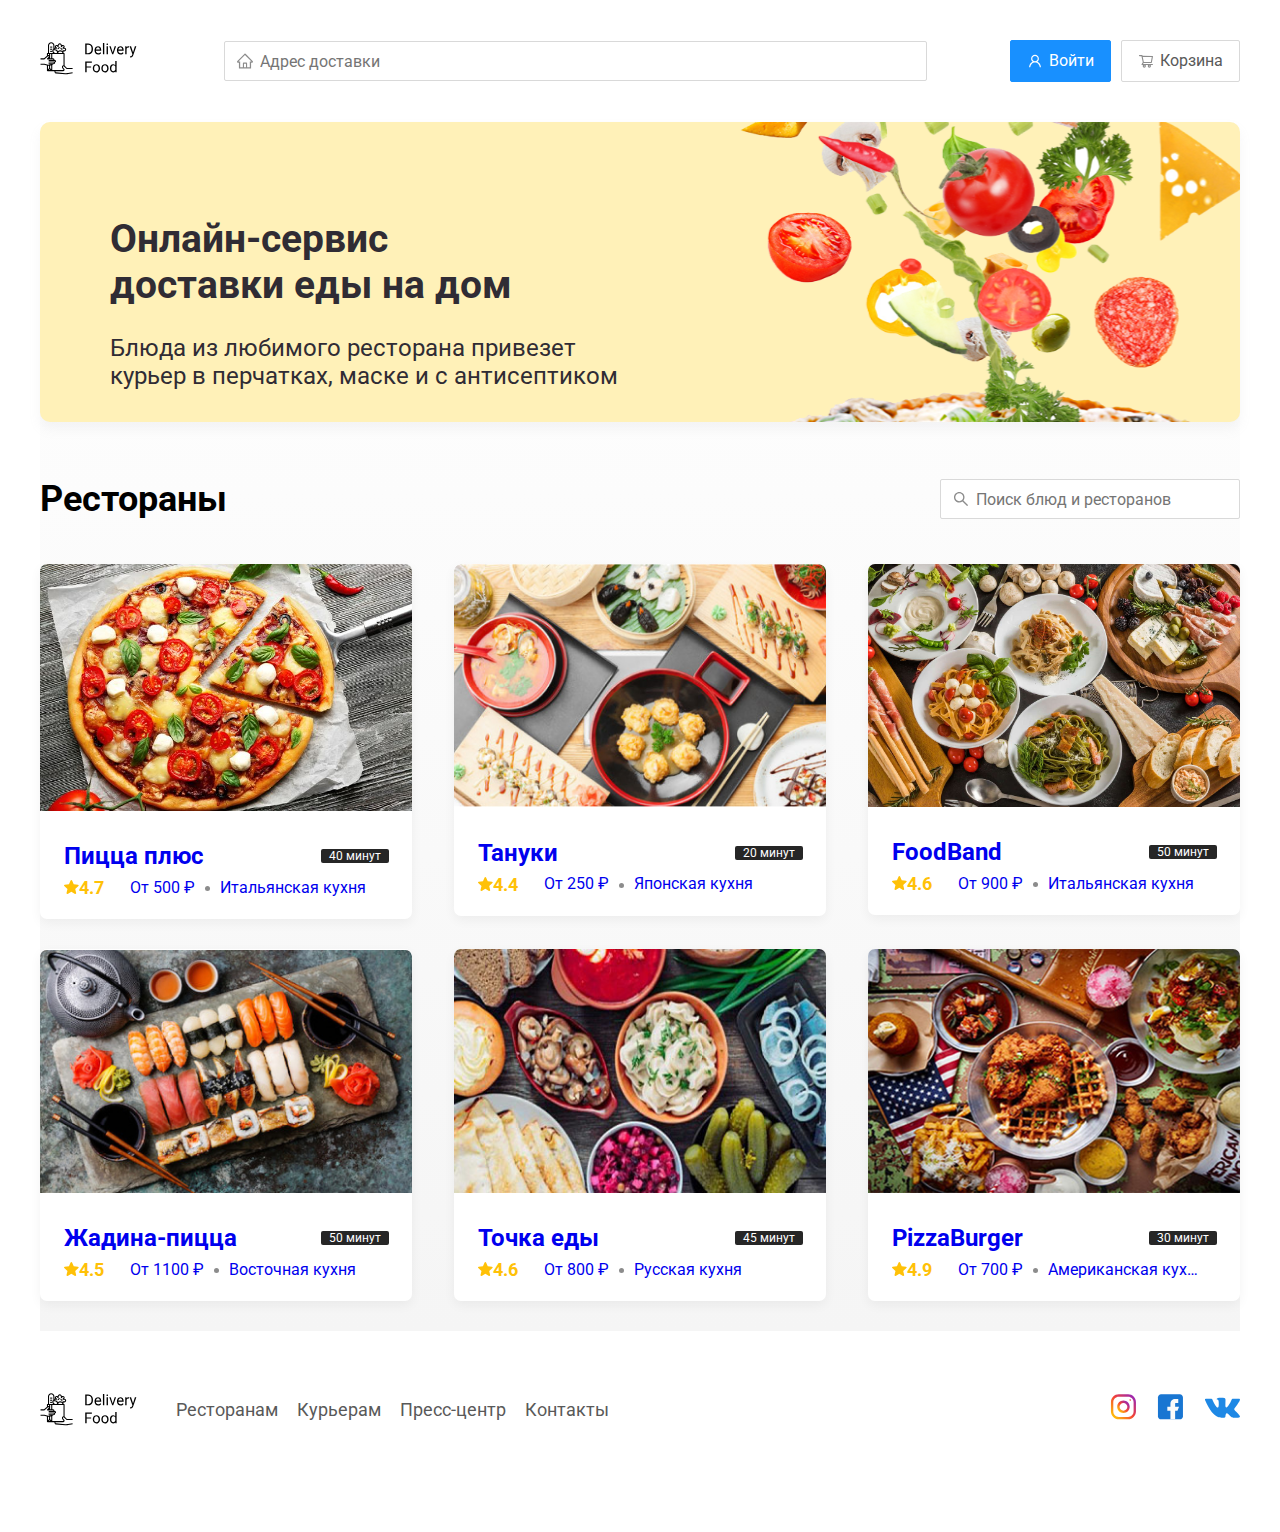
<file: index.html>
<!DOCTYPE html>
<html lang="ru">
  <head>
    <meta charset="UTF-8" />
    <meta name="viewport" content="width=device-width, initial-scale=1.0" />
    <title>Delivery Food - доставка еды на дом</title>
    <link
      rel="stylesheet"
      href="https://fonts.googleapis.com/css2?family=Roboto:wght@300;700;900&display=swap"
    />
    <link rel="stylesheet" href="css/normalize.css" />
    <link rel="stylesheet" href="css/style.css" />
    <link rel="stylesheet" href="css/animate.css">
    <link rel="stylesheet" href="https://cdnjs.cloudflare.com/ajax/libs/animate.css/4.1.1/animate.min.css" />
  </head>
  <body>
    <div class="container">
      <!-- Шапка сайта -->
      <header class="header">
        <!-- Логотип -->
        <a href="index.html" class="logo">
          <img src="img/logo.svg" alt="Logo" />
        </a>
        <!-- Поле адреса -->
        <input
          type="text"
          class="input input-address"
          placeholder="Адрес доставки"
        />
        <!-- Кнопки -->
        <div class="buttons">
          <button class="button button-primary">
            <img src="img/user.svg" alt="user" class="button-icon" />
            <span class="button-text">Войти</span>
          </button>
          <button class="button" id="cart-button">
            <img
              src="img/shopping-cart.svg"
              alt="shopping cart"
              class="button-icon"
            />
            <span class="button-text">Корзина</span>
          </button>
        </div>
      </header>
      <!-- Конец шапки -->
      <!-- /.container -->
      <main class="main">
        <div class="container">
          <section class="promo">
            <h1 class="promo-title">Онлайн-сервис <br />доставки еды на дом</h1>
            <p class="promo-text">
              Блюда из любимого ресторана привезет <br />курьер в перчатках,
              маске и с антисептиком
            </p>
          </section>
          <section class="restaurants">
            <div class="section-heading">
              <h2 class="section-title">Рестораны</h2>
              <input
                type="text"
                class="input input-search"
                placeholder="Поиск блюд и ресторанов"
              />
            </div>

            <div class="cards">
              <a href="restaurant.html" class="card animate__animated animate__fadeInUp">
                <img src="img/image0.jpg" alt="image" class="card-image" />
                <div class="card-text">
                  <div class="card-heading">
                    <h3 class="card-title card-title-reg">Пицца плюс</h3>
                    <span class="card-tag tag">40 минут</span>
                  </div>
                  <!-- /.card-heading -->
                  <div class="card-info">
                    <div class="rating">
                      <img
                        src="img/Star.svg"
                        alt="Star"
                        class="rating-star"
                      />4.7
                    </div>
                    <div class="price">От 500 ₽</div>
                    <div class="category">Итальянская кухня</div>
                  </div>
                  <!-- /.card-info -->
                </div>
                <!-- card-text -->
              </a>
              <!-- card -->

              <a href="restaurant.html" class="card animate__animated animate__fadeInUp">
                <img src="img/image1.jpg" alt="image" class="card-image" />
                <div class="card-text">
                  <div class="card-heading">
                    <h3 class="card-title">Тануки</h3>
                    <span class="card-tag tag">20 минут</span>
                  </div>
                  <!-- /.card-heading -->
                  <div class="card-info">
                    <div class="rating">
                      <img
                        src="img/Star.svg"
                        alt="Star"
                        class="rating-star"
                      />4.4
                    </div>
                    <div class="price">От 250 ₽</div>
                    <div class="category">Японская кухня</div>
                  </div>
                  <!-- /.card-info -->
                </div>
                <!-- card-text -->
              </a>
              <!-- card -->

              <a href="restaurant.html" class="card animate__animated animate__fadeInUp">
                <img src="img/image2.jpg" alt="image" class="card-image" />
                <div class="card-text">
                  <div class="card-heading">
                    <h3 class="card-title">FoodBand</h3>
                    <span class="card-tag tag">50 минут</span>
                  </div>
                  <!-- /.card-heading -->
                  <div class="card-info">
                    <div class="rating">
                      <img
                        src="img/Star.svg"
                        alt="Star"
                        class="rating-star"
                      />4.6
                    </div>
                    <div class="price">От 900 ₽</div>
                    <div class="category">Итальянская кухня</div>
                  </div>
                  <!-- /.card-info -->
                </div>
                <!-- card-text -->
              </a>
              <!-- card -->

              <a href="restaurant.html" class="card animate__animated animate__fadeInUp">
                <img src="img/image3.jpg" alt="image" class="card-image" />
                <div class="card-text">
                  <div class="card-heading">
                    <h3 class="card-title">Жадина-пицца</h3>
                    <span class="card-tag tag">50 минут</span>
                  </div>
                  <!-- /.card-heading -->
                  <div class="card-info">
                    <div class="rating">
                      <img
                        src="img/Star.svg"
                        alt="Star"
                        class="rating-star"
                      />4.5
                    </div>
                    <div class="price">От 1100 ₽</div>
                    <div class="category">Восточная кухня</div>
                  </div>
                  <!-- /.card-info -->
                </div>
                <!-- card-text -->
              </a>
              <!-- card -->

              <a href="restaurant.html" class="card animate__animated animate__fadeInUp">
                <img src="img/image4.jpg" alt="image" class="card-image" />
                <div class="card-text">
                  <div class="card-heading">
                    <h3 class="card-title">Точка еды</h3>
                    <span class="card-tag tag">45 минут</span>
                  </div>
                  <!-- /.card-heading -->
                  <div class="card-info">
                    <div class="rating">
                      <img
                        src="img/Star.svg"
                        alt="Star"
                        class="rating-star"
                      />4.6
                    </div>
                    <div class="price">От 800 ₽</div>
                    <div class="category">Русская кухня</div>
                  </div>
                  <!-- /.card-info -->
                </div>
                <!-- card-text -->
              </a>
              <!-- card -->

              <a href="restaurant.html" class="card animate__animated animate__fadeInUp">
                <img src="img/image5.jpg" alt="image" class="card-image" />
                <div class="card-text">
                  <div class="card-heading">
                    <h3 class="card-title">PizzaBurger</h3>
                    <span class="card-tag tag">30 минут</span>
                  </div>
                  <!-- /.card-heading -->
                  <div class="card-info">
                    <div class="rating">
                      <img
                        src="img/Star.svg"
                        alt="Star"
                        class="rating-star"
                      />4.9
                    </div>
                    <div class="price">От 700 ₽</div>
                    <div class="category">Американская кухня</div>
                  </div>
                  <!-- /.card-info -->
                </div>
                <!-- card-text -->
              </a>
              <!-- card -->
            </div>
            <!-- cards -->
          </section>
        </div>
      </main>
    </div>

    <footer class="footer">
      <div class="container">
        <div class="footer-block">
          <img src="img/logo.svg" alt="logo" class="logo footer-logo" />
          <nav class="footer-nav">
            <a href="#" class="footer-link">Ресторанам</a>
            <a href="#" class="footer-link">Курьерам</a>
            <a href="#" class="footer-link">Пресс-центр</a>
            <a href="#" class="footer-link">Контакты</a>
          </nav>
          <div class="social-links">
            <a href="#" class="social-link"
              ><img src="img/Instagram.svg" alt="Instagram"
            /></a>
            <a href="#" class="social-link"
              ><img src="img/FB.svg" alt="Facebook"
            /></a>
            <a href="#" class="social-link"
              ><img src="img/VK.svg" alt="Vkontakte"
            /></a>
          </div>
        </div>
      </div>
    </footer>

    <div class="modal">
      <div class="modal-dialog">
        <div class="modal-header">
          <h3 class="modal-title">Корзина</h3>
          <button class="close">&times;</button>
        </div>
        <div class="modal-body">
          <div class="food-row">
            <span class="food-name">Ролл угорь стандарт</span>
            <strong class="food-price">250 ₽</strong>
            <div class="food-counter">
              <button class="counter-button">-</button>
              <span class="counter">1</span>
              <button class="counter-button">+</button>
            </div>
          </div>
          <div class="food-row">
            <span class="food-name">Ролл угорь стандарт</span>
            <strong class="food-price">250 ₽</strong>
            <div class="food-counter">
              <button class="counter-button">-</button>
              <span class="counter">1</span>
              <button class="counter-button">+</button>
            </div>
          </div>
          <div class="food-row">
            <span class="food-name">Ролл угорь стандарт</span>
            <strong class="food-price">250 ₽</strong>
            <div class="food-counter">
              <button class="counter-button">-</button>
              <span class="counter">1</span>
              <button class="counter-button">+</button>
            </div>
          </div>
          <div class="food-row">
            <span class="food-name">Ролл угорь стандарт</span>
            <strong class="food-price">250 ₽</strong>
            <div class="food-counter">
              <button class="counter-button">-</button>
              <span class="counter">1</span>
              <button class="counter-button">+</button>
            </div>
          </div>
          <div class="food-row">
            <span class="food-name">Ролл угорь стандарт</span>
            <strong class="food-price">250 ₽</strong>
            <div class="food-counter">
              <button class="counter-button">-</button>
              <span class="counter">1</span>
              <button class="counter-button">+</button>
            </div>
          </div>
          <!-- /.foods-row -->
        </div>
        <div class="modal-footer">
          <span class="modal-pricetag">1250 ₽</span>
          <div class="footer-buttons">
            <button class="button button-primary">Оформить заказ</button>
            <button class="button">Отмена</button>
          </div>
        </div>
        <!-- /.modal-footer -->
      </div>
      <!-- /.modal-dialog -->
    </div>
    <script src="js/main.js"></script>
    <script src="js/wow.min.js"></script>
  </body>
</html>
</file>
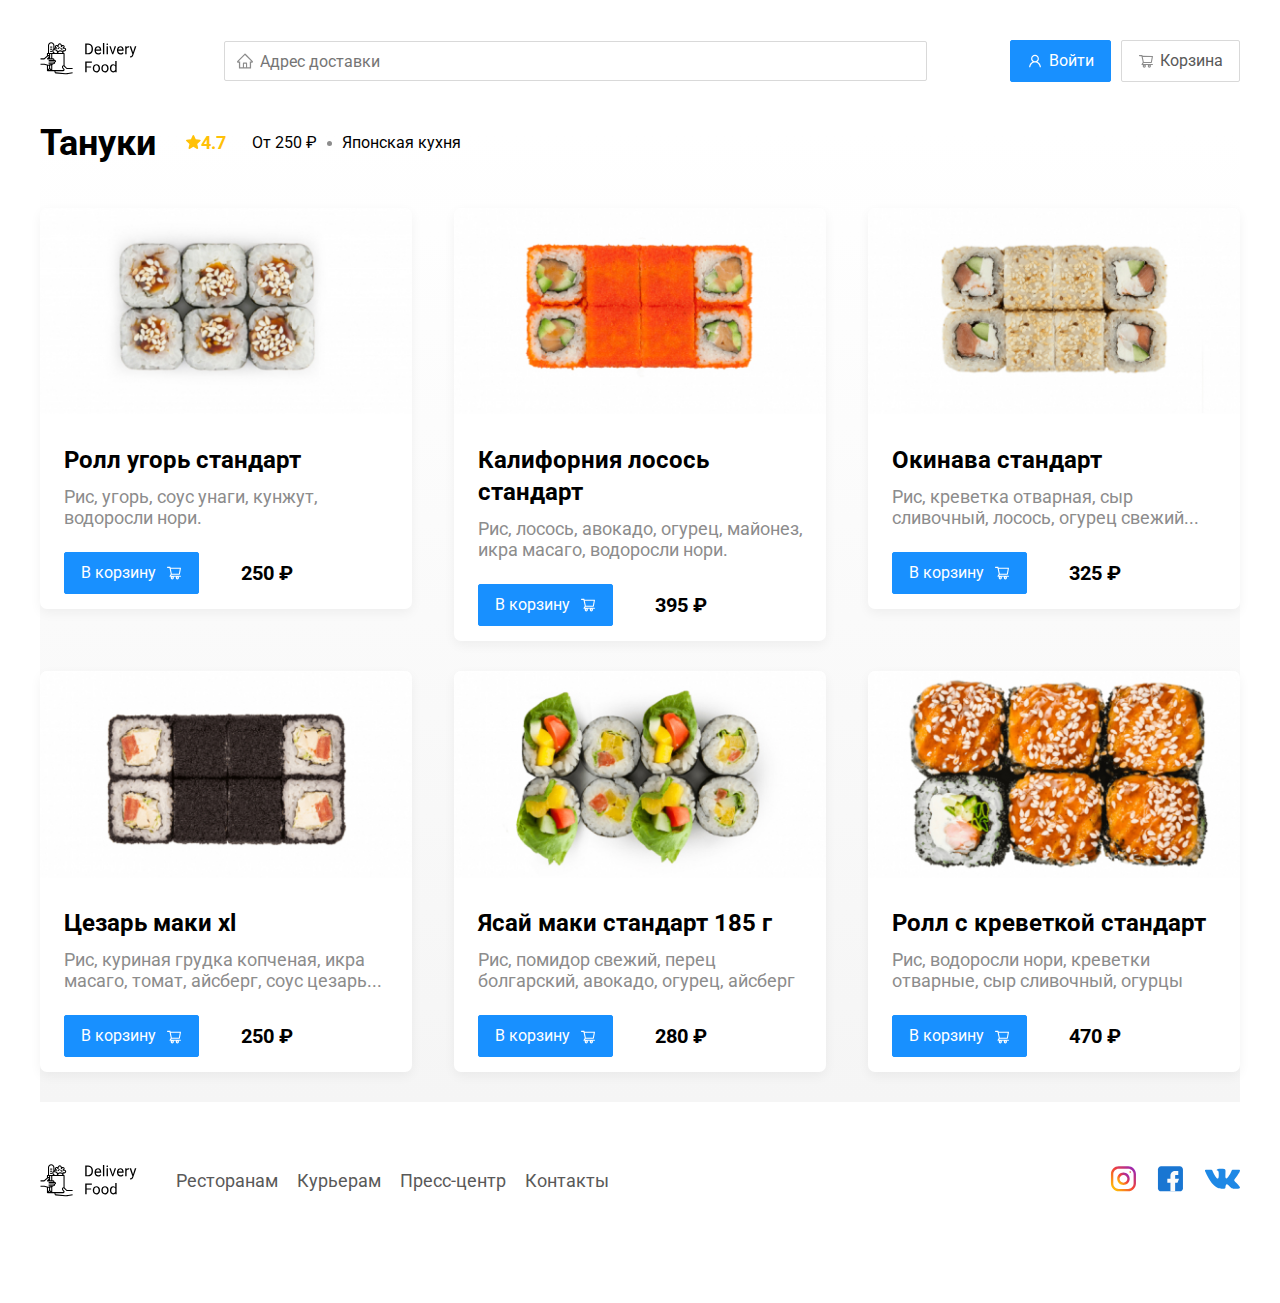
<file: restaurant.html>
<!DOCTYPE html>
<html lang="ru">
  <head>
    <meta charset="UTF-8" />
    <meta name="viewport" content="width=device-width, initial-scale=1.0" />
    <title>Delivery Food - доставка еды на дом</title>
    <link
      rel="stylesheet"
      href="https://fonts.googleapis.com/css2?family=Roboto:wght@300;700;900&display=swap"
    />
    <link rel="stylesheet" href="css/normalize.css" />
    <link rel="stylesheet" href="css/animate.css">
    <link rel="stylesheet" href="css/style.css" />
    <link rel="stylesheet" href="https://cdnjs.cloudflare.com/ajax/libs/animate.css/4.1.1/animate.min.css" />
  </head>
  <body>
    <div class="container">
      <!-- Шапка сайта -->
      <header class="header">
        <!-- Логотип -->
        <a href="index.html" class="logo">
          <img src="img/logo.svg" alt="Logo" />
        </a>
        <!-- Поле адреса -->
        <input
          type="text"
          class="input input-address"
          placeholder="Адрес доставки"
        />
        <!-- Кнопки -->
        <div class="buttons">
          <button class="button button-primary">
            <img src="img/user.svg" alt="user" class="button-icon" />
            <span class="button-text">Войти </span>
          </button>
          <button class="button" id="cart-button">
            <img
              src="img/shopping-cart.svg"
              alt="shopping cart"
              class="button-icon"
            />
            <span class="button-text">Корзина</span>
          </button>
        </div>
      </header>
      <!-- Конец шапки -->
      <!-- /.container -->
      <main class="main">
        <div class="container">
          <section class="restaurants">
            <div class="section-heading">
              <h2 class="section-title">Тануки</h2>
              <div class="card-info">
                <div class="rating">
                  <img src="img/Star.svg" alt="Star" class="rating-star" />4.7
                </div>
                <div class="price">От 250 ₽</div>
                <div class="category">Японская кухня</div>
              </div>
            </div>

            <div class="cards">
              <div class="card animate__animated animate__fadeInUp">
                <img
                  src="img/Tanyki/Roll_ugor_standart.jpg"
                  alt="image"
                  class="card-image"
                />
                <div class="card-text">
                  <div class="card-heading">
                    <h3 class="card-title">Ролл угорь стандарт</h3>
                  </div>
                  <!-- /.card-heading -->
                  <div class="card-info">
                    <div class="ingredients">
                      Рис, угорь, соус унаги, кунжут, водоросли нори.
                    </div>
                  </div>
                  <!-- /.card-info -->
                  <div class="card-buttons">
                    <button class="button button-primary">
                      <span class="button-card-text">В корзину</span>
                      <img
                        src="img/cart.svg"
                        alt="shopping-cart"
                        cladd="card-button-image"
                      />
                    </button>
                    <strong class="card-price-bold">250 ₽</strong>
                  </div>
                </div>
                <!-- card-text -->
              </div>
              <!-- card -->

              <div class="card animate__animated animate__fadeInUp">
                <img
                  src="img/Tanyki/Kalifornia_losos_standart.jpg"
                  alt="image"
                  class="card-image"
                />
                <div class="card-text">
                  <div class="card-heading">
                    <h3 class="card-title">Калифорния лосось стандарт</h3>
                  </div>
                  <!-- /.card-heading -->
                  <div class="card-info">
                    <div class="ingredients">
                      Рис, лосось, авокадо, огурец, майонез, икра масаго,
                      водоросли нори.
                    </div>
                  </div>
                  <!-- /.card-info -->
                  <div class="card-buttons">
                    <button class="button button-primary">
                      <span class="button-card-text">В корзину</span>
                      <img
                        src="img/cart.svg"
                        alt="shopping-cart"
                        cladd="card-button-image"
                      />
                    </button>
                    <strong class="card-price-bold">395 ₽</strong>
                  </div>
                </div>
                <!-- card-text -->
              </div>
              <!-- card -->

              <div class="card animate__animated animate__fadeInUp" data-animate__animated-delay="0.2s">
                <img
                  src="img/Tanyki/okinawa_standart.jpg"
                  alt="image"
                  class="card-image"
                />
                <div class="card-text">
                  <div class="card-heading">
                    <h3 class="card-title">Окинава стандарт</h3>
                  </div>
                  <!-- /.card-heading -->
                  <div class="card-info">
                    <div class="ingredients">
                      Рис, креветка отварная, сыр сливочный, лосось, огурец
                      свежий...
                    </div>
                  </div>
                  <!-- /.card-info -->
                  <div class="card-buttons">
                    <button class="button button-primary">
                      <span class="button-card-text">В корзину</span>
                      <img
                        src="img/cart.svg"
                        alt="shopping-cart"
                        cladd="card-button-image"
                      />
                    </button>
                    <strong class="card-price-bold">325 ₽</strong>
                  </div>
                </div>
                <!-- card-text -->
              </div>
              <!-- card -->

              <div class="card animate__animated animate__fadeInUp" data-animate__animated-delay="0.4s">
                <img
                  src="img/Tanyki/Cesar_maki.jpg"
                  alt="image"
                  class="card-image"
                />
                <div class="card-text">
                  <div class="card-heading">
                    <h3 class="card-title">Цезарь маки хl</h3>
                  </div>
                  <!-- /.card-heading -->
                  <div class="card-info">
                    <div class="ingredients">
                      Рис, куриная грудка копченая, икра масаго, томат, айсберг,
                      соус цезарь...
                    </div>
                  </div>
                  <!-- /.card-info -->
                  <div class="card-buttons">
                    <button class="button button-primary">
                      <span class="button-card-text">В корзину</span>
                      <img
                        src="img/cart.svg"
                        alt="shopping-cart"
                        cladd="card-button-image"
                      />
                    </button>
                    <strong class="card-price-bold">250 ₽</strong>
                  </div>
                </div>
                <!-- card-text -->
              </div>
              <!-- card -->

              <div class="card animate__animated animate__fadeInUp" data-animate__animated-delay="0.6s">
                <img
                  src="img/Tanyki/Iasai_maki.jpg"
                  alt="image"
                  class="card-image"
                />
                <div class="card-text">
                  <div class="card-heading">
                    <h3 class="card-title">Ясай маки стандарт 185 г</h3>
                  </div>
                  <!-- /.card-heading -->
                  <div class="card-info">
                    <div class="ingredients">
                      Рис, помидор свежий, перец болгарский, авокадо, огурец,
                      айсберг
                    </div>
                  </div>
                  <!-- /.card-info -->
                  <div class="card-buttons">
                    <button class="button button-primary">
                      <span class="button-card-text">В корзину</span>
                      <img
                        src="img/cart.svg"
                        alt="shopping-cart"
                        cladd="card-button-image"
                      />
                    </button>
                    <strong class="card-price-bold">280 ₽</strong>
                  </div>
                </div>
                <!-- card-text -->
              </div>
              <!-- card -->

              <div class="card animate__animated animate__fadeInUp">
                <img
                  src="img/Tanyki/roll_krevetka_standart.jpg"
                  alt="image"
                  class="card-image"
                />
                <div class="card-text">
                  <div class="card-heading">
                    <h3 class="card-title">Ролл с креветкой стандарт</h3>
                  </div>
                  <!-- /.card-heading -->
                  <div class="card-info">
                    <div class="ingredients">
                      Рис, водоросли нори, креветки отварные, сыр сливочный,
                      огурцы
                    </div>
                  </div>
                  <!-- /.card-info -->
                  <div class="card-buttons">
                    <button class="button button-primary">
                      <span class="button-card-text">В корзину</span>
                      <img
                        src="img/cart.svg"
                        alt="shopping-cart"
                        cladd="card-button-image"
                      />
                    </button>
                    <strong class="card-price-bold">470 ₽</strong>
                  </div>
                </div>
                <!-- card-text -->
              </div>
              <!-- card -->
            </div>
            <!-- cards -->
          </section>
        </div>
      </main>
    </div>

    <footer class="footer">
      <div class="container">
        <div class="footer-block">
          <img src="img/logo.svg" alt="logo" class="logo footer-logo" />
          <nav class="footer-nav">
            <a href="#" class="footer-link">Ресторанам</a>
            <a href="#" class="footer-link">Курьерам</a>
            <a href="#" class="footer-link">Пресс-центр</a>
            <a href="#" class="footer-link">Контакты</a>
          </nav>
          <div class="social-links">
            <a href="#" class="social-link"
              ><img src="img/Instagram.svg" alt="Instagram"
            /></a>
            <a href="#" class="social-link"
              ><img src="img/FB.svg" alt="Facebook"
            /></a>
            <a href="#" class="social-link"
              ><img src="img/VK.svg" alt="Vkontakte"
            /></a>
          </div>
        </div>
      </div>
    </footer>

    <div class="modal">
      <div class="modal-dialog">
        <div class="modal-header">
          <h3 class="modal-title">Корзина</h3>
          <button class="close">&times;</button>
        </div>
        <div class="modal-body">
          <div class="food-row">
            <span class="food-name">Ролл угорь стандарт</span>
            <strong class="food-price">250 ₽</strong>
            <div class="food-counter">
              <button class="counter-button">-</button>
              <span class="counter">1</span>
              <button class="counter-button">+</button>
            </div>
          </div>
          <div class="food-row">
            <span class="food-name">Ролл угорь стандарт</span>
            <strong class="food-price">250 ₽</strong>
            <div class="food-counter">
              <button class="counter-button">-</button>
              <span class="counter">1</span>
              <button class="counter-button">+</button>
            </div>
          </div>
          <div class="food-row">
            <span class="food-name">Ролл угорь стандарт</span>
            <strong class="food-price">250 ₽</strong>
            <div class="food-counter">
              <button class="counter-button">-</button>
              <span class="counter">1</span>
              <button class="counter-button">+</button>
            </div>
          </div>
          <div class="food-row">
            <span class="food-name">Ролл угорь стандарт</span>
            <strong class="food-price">250 ₽</strong>
            <div class="food-counter">
              <button class="counter-button">-</button>
              <span class="counter">1</span>
              <button class="counter-button">+</button>
            </div>
          </div>
          <div class="food-row">
            <span class="food-name">Ролл угорь стандарт</span>
            <strong class="food-price">250 ₽</strong>
            <div class="food-counter">
              <button class="counter-button">-</button>
              <span class="counter">1</span>
              <button class="counter-button">+</button>
            </div>
          </div>
          <!-- /.foods-row -->
        </div>
        <div class="modal-footer">
          <span class="modal-pricetag">1250 ₽</span>
          <div class="footer-buttons">
            <button class="button button-primary">Оформить заказ</button>
            <button class="button">Отмена</button>
          </div>
        </div>
        <!-- /.modal-footer -->
      </div>
      <!-- /.modal-dialog -->
    </div>

    <script src="js/main.js"></script>
    <script src="js/wow.min.js"></script>
  </body>
</html>
</file>
<file: css/style.css>
* {
  box-sizing: border-box;
}
body {
  font-family: "Roboto", sans-serif;
  padding-bottom: 44px;
}
.container {
  max-width: 1200px;
  margin: auto;
}
.header {
  display: flex;
  align-items: center;
  justify-content: space-between;
  margin-bottom: 40px;
  margin-top: 40px;
}
.input {
  background: #ffffff;
  border: 1px solid #d9d9d9;
  border-radius: 2px;
  line-height: 24px;
  font-size: 16px;
  box-sizing: border-box;
  height: 40px;
  padding-left: 35px;
  background-position: left 11px center;
  background-repeat: no-repeat;
}
.input-address {
  flex: 0.8;
  background-image: url(../img/home.svg);
}
.input-search {
  background-image: url(../img/search.svg);
  width: 300px;
  margin-left: auto;
}
.buttons {
  display: flex;
  align-items: center;
}
.button {
  display: flex;
  align-items: center;
  padding: 8px 16px;
  background: #ffffff;
  border: 1px solid #d9d9d9;
  box-sizing: border-box;
  box-shadow: 0px 0px 2px rgba(0, 0, 0, 0.0015);
  border-radius: 2px;
  color: #595959;
  font-size: 16px;
  line-height: 24px;
}
.button-primary {
  background: #1890ff;
  border: 1px solid #1890ff;
  color: #ffffff;
  margin-right: 10px;
}
.button-icon {
  margin-right: 6px;
  vertical-align: middle;
}
.button-card-text {
  margin-right: 10px;
}
.button-text {
  vertical-align: middle;
}
.promo {
  box-shadow: 0px 7px 12px rgba(158, 158, 163, 0.1);
  background: #fff1b8 url(../img/promo-image.svg) no-repeat top right -200px;
  border-radius: 10px;
  padding: 68px 70px;
  max-height: 300px;
  max-width: 1200px;
  margin-bottom: 56px;
}
.promo-text {
  max-width: 539px;
  font-style: normal;
  font-weight: normal;
  font-size: 24px;
  line-height: 28px;
  color: #302c34;
}
.promo-title {
  font-style: normal;
  font-weight: bold;
  font-size: 39px;
  line-height: 46px;
  color: #302c34;
}
.section-heading {
  display: flex;
  align-items: center;
  margin-bottom: 44px;
}
.section-title {
  font-style: normal;
  font-weight: bold;
  font-size: 36px;
  line-height: 42px;
  color: #000000;
  margin: 0;
  margin-right: 30px;
}
.cards {
  display: flex;
  flex-wrap: wrap;
  align-items: flex-start;
  justify-content: space-between;
}
.card {
  background-color: #ffffff;
  box-shadow: 0px 4px 12px rgba(0, 0, 0, 0.05);
  border-radius: 7px;
  overflow: hidden;
  margin-bottom: 30px;
  flex-basis: 31%;
  text-decoration: none;
}
.card-image {
  object-fit: cover;
  width: 100%;
  height: 100%;
}
.card-text {
  padding-top: 25px;
  padding-bottom: 15px;
  padding-left: 24px;
  padding-right: 23px;
}
.card-heading {
  display: flex;
  align-items: center;
  justify-content: space-between;
}
.card-title {
  margin: 0;
  font-style: normal;
  font-weight: bold;
  font-size: 24px;
  line-height: 32px;
}
.card-title-reg {
  font-style: normal;
}
.card-tag {
  font-style: normal;
  font-weight: normal;
  font-size: 12px;
  line-height: 12px;
  color: #ffffff;
  background-color: #262626;
  border-radius: 2px;
  padding: 1px 8px;
}
.card-info {
  display: flex;
  align-items: center;
  flex-wrap: wrap;
}
.card-buttons {
  display: flex;
  align-items: center;
  margin-top: 24px;
}
.card-price-bold {
  font-style: normal;
  font-weight: bold;
  font-size: 20px;
  line-height: 32px;
  margin-left: 32px;
}
.rating {
  margin-right: 26px;
  color: #ffc107;
  font-style: normal;
  font-weight: bold;
  font-size: 18px;
  line-height: 32px;
}
.price {
  margin-right: 10px;
}
.ingredients {
  font-style: normal;
  font-weight: normal;
  font-size: 18px;
  line-height: 21px;
  color: #8c8c8c;
  margin-top: 10px;
}
.category {
  text-overflow: ellipsis;
  overflow: hidden;
  white-space: nowrap;
  max-width: 150px;
}
.price {
  margin-right: 10px;
}
.price:after {
  content: "";
  width: 5px;
  height: 5px;
  background: #8c8c8c;
  display: inline-block;
  vertical-align: middle;
  border-radius: 50%;
  margin-left: 10px;
}
.main {
  background: linear-gradient(
    180deg,
    rgba(245, 245, 245, 0) 1.04%,
    #f5f5f5 100%
  );
}
.footer-block {
  display: flex;
  align-items: center;
  justify-content: space-between;
}
.footer {
  padding: 60px 0;
}
.footer-nav {
  margin: auto;
  margin-left: 35px;
}
.footer-link {
  display: inline-block;
  color: #595959;
  text-decoration: none;
  font-style: normal;
  font-weight: normal;
  font-size: 18px;
  line-height: 21px;
}
.footer-link:not(:last-child) {
  margin-right: 15px;
}
.social-links {
  display: flex;
  align-items: center;
}
.social-link:not(:last-child) {
  margin-right: 21px;
}
.modal {
  position: fixed;
  left: 0;
  top: 0;
  width: 100%;
  height: 100%;
  background: rgba(0, 0, 0, 0.4);
  display: none;
}
.modal-dialog {
  max-width: 780px;
  width: 95%;
  background: #ffffff;
  border-radius: 5px;
  margin: auto;
  padding: 40px 45px;
}
.modal-body {
  margin-bottom: 52px;
}
.modal-header {
  display: flex;
  align-items: center;
  justify-content: space-between;
  margin-bottom: 45px;
}
.modal-title {
  margin: 0;
  font-style: normal;
  font-weight: bold;
  font-size: 36px;
  line-height: 42px;
}
.close {
  font-size: 36px;
  border: none;
  background-color: transparent;
}
.food-row {
  display: flex;
  align-items: flex-start;
  justify-content: space-between;
  padding-bottom: 8px;
  border-bottom: 1px solid #d9d9d9;
  margin-bottom: 15px;
}
.food-name {
  font-style: normal;
  font-weight: normal;
  font-size: 18px;
  line-height: 32px;
}
.food-price {
  margin-left: auto;
  margin-right: 57px;
  font-weight: bold;
  font-size: 20px;
  line-height: 32px;
}
.food-counter {
  display: flex;
  align-items: center;
}
.counter-button {
  display: flex;
  align-items: center;
  justify-content: center;
  width: 39px;
  height: 32px;
  background: #ffffff;
  border: 1px solid #40a9ff;
  box-sizing: border-box;
  border-radius: 2px;
  font-style: normal;
  font-weight: normal;
  font-size: 14px;
  line-height: 22px;
  color: #40a9ff;
}
.counter {
  font-style: 16px;
  line-height: 24px;
  margin-left: 10px;
  margin-right: 10px;
}
.modal-footer {
  display: flex;
  align-items: center;
  justify-content: space-between;
}
.footer-buttons {
  display: flex;
  align-items: center;
}
.modal-pricetag {
  background: #262626;
  border-radius: 5px;
  color: #ffff;
  padding: 15px 20px;
  font-style: 20px;
  line-height: 23px;
}
@media (max-width: 1200px) {
  .container {
    max-width: 960px;
  }
  .promo {
    background-position: center right -300px;
    background-size: 750px;
  }
  .rating {
    margin-right: 15px;
  }
  .category {
    font-size: 14px;
  }
  .price {
    font-size: 14px;
  }
}
@media (max-width: 992px) {
  .container {
    max-width: 750px;
  }
  .promo {
    padding: 50px;
    background-size: 500px;
    background-position: center right -200px;
  }
  .promo-text {
    font-style: 16px;
    max-width: 400px;
  }
  .card {
    flex-basis: 49%;
  }
  .footer-link {
    font-style: 16px;
  }
}
@media (max-width: 768px) {
  .container {
    max-width: 560px;
  }
  .card-image {
    flex-basis: 59%;
  }
  .card {
    flex-basis: 59%;
  }
  .rating {
    flex-basis: 100%;
  }
  .card-info {
    flex-wrap: wrap;
  }
  .card-title {
    font-style: 18px;
  }
  .promo {
    background-size: 400px;
    background-position: bottom 50px right -200px;
  }
  .promo-title {
    font-size: 30px;
    line-height: 32px;
    font-style: normal;
    font-weight: bold;
    color: #302c34;
    text-overflow: ellipsis;
    margin-bottom: 20px;
  }
  .promo-text {
    margin-top: 0px;
  }
}
@media (max-width: 578px) {
  .container {
    width: 90%;
  }
  .header {
    flex-wrap: wrap;
  }
  .input-address {
    margin-top: 15px;
    order: 5;
    flex: 1;
  }
  .promo {
    background-image: none;
  }
  .promo-title {
    margin-bottom: 20px;
    text-overflow: ellipsis;
    font-style: normal;
    font-weight: bold;
    font-size: 28px;
    line-height: 36px;
    color: #302c34;
  }
  .section-title {
    font-style: 20px;
  }
  .card {
    flex-basis: 100%;
  }
  .card-image {
    width: 100px;
  }
  .footer {
    padding: 30px 0;
  }
  .footer-block {
    align-items: flex-start;
  }
  .footer-nav {
    margin-left: 0;
    margin-right: 0;
    order: 0;
    display: flex;
    flex-direction: column;
  }
  .footer-logo {
    margin-right: 15px;
    order: 1;
  }
  .social-links {
    order: 2;
  }
}
@media (max-width: 480px) {
  .button-text {
    display: none;
  }
  .button {
    min-height: 40px;
  }
  .button-icon {
    margin: 0;
  }
  .card-image {
    width: 100px;
    height: 200px;
  }
  .promo {
    padding: 20px;
  }
  .section-heading {
    flex-wrap: wrap;
  }
  .footer-block {
    flex-wrap: wrap;
    flex-direction: column;
    align-items: center;
  }
  .footer-logo {
    order: 0;
    margin-bottom: 20px;
  }
  .footer-nav {
    margin-bottom: 20px;
    text-align: center;
  }
  .footer-link:not(:last-child) {
    margin-right: 0;
  }
}
</file>
